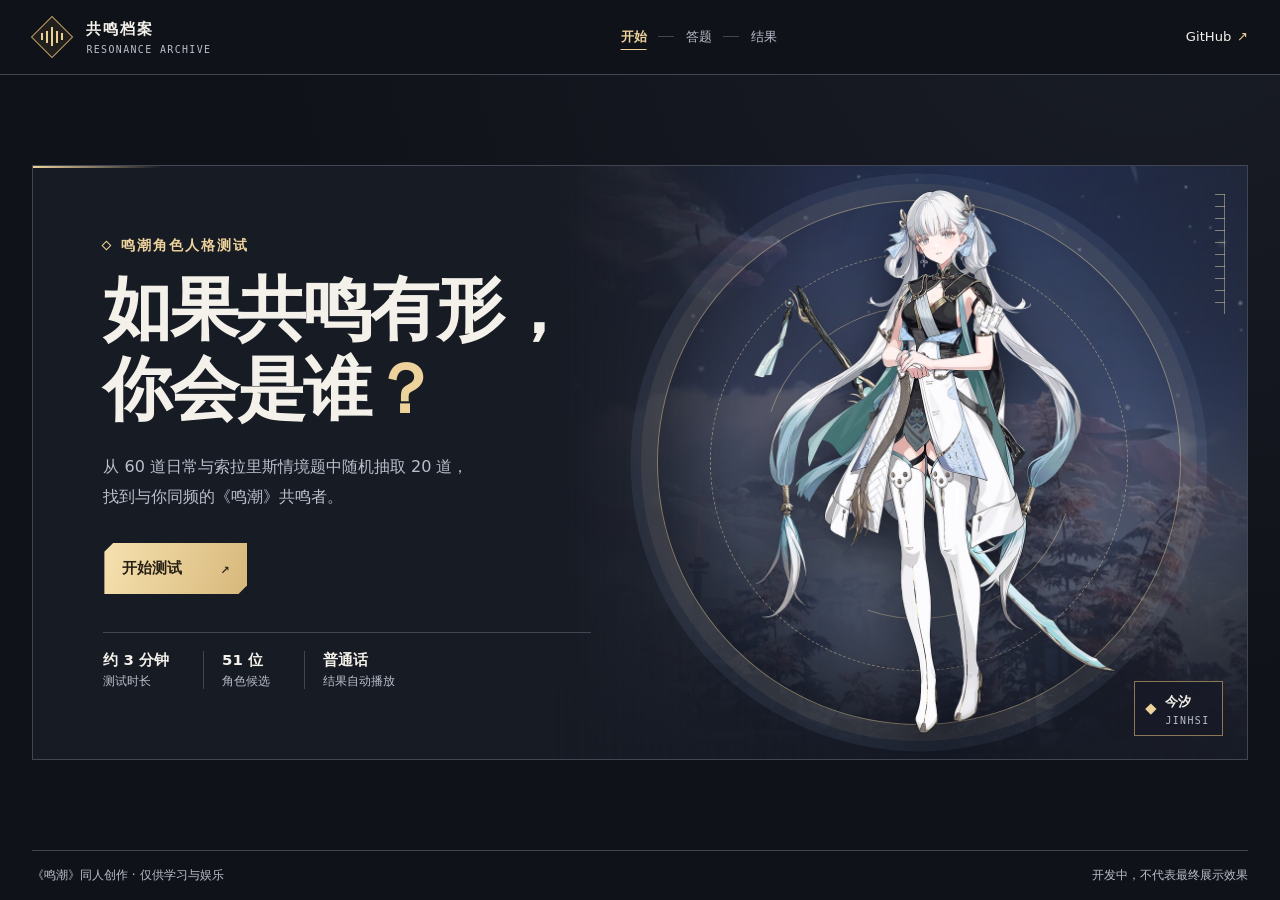
<file: index.html>
<!doctype html>
<html lang="zh-CN">
<head>
  <meta charset="utf-8">
  <meta name="viewport" content="width=device-width, initial-scale=1">
  <meta name="theme-color" content="#101219">
  <meta name="description" content="从 60 道日常与《鸣潮》情境题中随机抽取 20 题，找到与你同频的共鸣者。">
  <title>共鸣档案 · 鸣潮角色人格测试</title>
  <link rel="stylesheet" href="./styles.css">
  <script type="module" src="./app.js"></script>
</head>
<body>
  <a class="skip-link" href="#main">跳到主要内容</a>
  <header class="site-header">
    <div class="site-header-inner">
      <a class="brand" href="./">
        <span class="signal-mark" aria-hidden="true"><i></i><i></i><i></i><i></i><i></i></span>
        <span><strong>共鸣档案</strong><small lang="en">RESONANCE ARCHIVE</small></span>
      </a>
      <ol class="stages" aria-label="测试阶段">
        <li data-stage="home" aria-current="step">开始</li>
        <li data-stage="quiz">答题</li>
        <li data-stage="result">结果</li>
      </ol>
      <a class="source-link" href="https://github.com/usushio-n/mingchao.github.io">GitHub <span aria-hidden="true">↗</span></a>
    </div>
  </header>

  <main id="main" class="main" tabindex="-1">
    <noscript><p class="notice">启用 JavaScript 后即可开始测试。</p></noscript>
    <section class="hero" id="home" aria-labelledby="home-title">
      <div class="hero-copy">
        <p class="eyebrow">鸣潮角色人格测试</p>
        <h1 id="home-title" tabindex="-1">如果共鸣有形，<br>你会是谁<span class="accent">？</span></h1>
        <p class="intro">从 60 道日常与索拉里斯情境题中随机抽取 20 道，<br class="wide-only">找到与你同频的《鸣潮》共鸣者。</p>
        <button class="button button-primary start-button" id="start" type="button">开始测试 <span aria-hidden="true">↗</span></button>
        <ul class="hero-meta">
          <li><strong>约 3 分钟</strong><span>测试时长</span></li>
          <li><strong><span id="character-count">51</span> 位</strong><span>角色候选</span></li>
          <li><strong>普通话</strong><span>结果自动播放</span></li>
        </ul>
      </div>
      <figure class="hero-figure">
        <div class="frequency-ring" aria-hidden="true"></div>
        <div class="art-scale" aria-hidden="true"></div>
        <img src="./assets/portraits/1304.webp" width="798" height="1100" alt="" fetchpriority="high">
        <figcaption><span class="caption-mark" aria-hidden="true"></span><span><strong>今汐</strong><small lang="en">JINHSI</small></span></figcaption>
      </figure>
    </section>

    <section class="quiz" id="quiz" aria-labelledby="question-title" hidden>
      <div class="section-intro">
        <h2>共鸣测试</h2>
        <p>按平时的情况作答。遇到游戏情境，想象你在场会怎么做。</p>
      </div>
      <form class="quiz-card" id="quiz-form">
        <div class="quiz-progress">
          <p>第 <strong id="question-number"></strong> / <span id="question-total"></span> 题</p>
          <p id="answer-count"></p>
        </div>
        <progress id="progress" aria-label="已回答题目"></progress>
        <p class="question-setting" id="question-setting" hidden></p>
        <h3 id="question-title" tabindex="-1"></h3>
        <fieldset aria-labelledby="question-title">
          <label class="option" for="answer-1"><input id="answer-1" type="radio" name="answer" value="1" required><span>非常不符合</span></label>
          <label class="option" for="answer-2"><input id="answer-2" type="radio" name="answer" value="2"><span>比较不符合</span></label>
          <label class="option" for="answer-3"><input id="answer-3" type="radio" name="answer" value="3"><span>说不准</span></label>
          <label class="option" for="answer-4"><input id="answer-4" type="radio" name="answer" value="4"><span>比较符合</span></label>
          <label class="option" for="answer-5"><input id="answer-5" type="radio" name="answer" value="5"><span>非常符合</span></label>
        </fieldset>
        <div class="quiz-actions">
          <button class="button button-quiet" id="previous" type="button"><span aria-hidden="true">←</span> 上一题</button>
          <button class="button button-primary" id="next" type="submit"><span id="next-label">下一题</span> <span aria-hidden="true">→</span></button>
        </div>
      </form>
    </section>

    <section class="result" id="result" aria-labelledby="result-title" hidden>
      <article class="result-card">
        <div class="result-copy">
          <p class="eyebrow">你的共鸣角色</p>
          <h2 id="result-title" tabindex="-1"></h2>
          <p class="result-type" id="result-type"></p>
          <p class="result-description" id="match-reason"></p>
          <div class="voice-panel" id="voice-panel">
            <p class="voice-title" id="voice-title">角色语音</p>
            <p class="voice-transcript" id="voice-transcript"></p>
            <div class="voice-controls" role="group" aria-labelledby="voice-title">
              <div class="voice-player">
                <button class="voice-toggle" id="voice-toggle" type="button" aria-label="播放语音" disabled>
                  <span aria-hidden="true" class="voice-symbol"></span>
                </button>
                <div class="voice-track">
                  <input class="voice-progress" id="voice-progress" type="range" min="0" max="1" step="any" value="0" aria-label="语音播放进度" disabled>
                  <p class="voice-time" aria-hidden="true"><span id="voice-elapsed">0:00.0</span><span id="voice-duration">—</span></p>
                </div>
              </div>
              <button class="button button-secondary voice-replay" id="replay" type="button" disabled><span aria-hidden="true">↻</span> 重播</button>
            </div>
            <p class="status" id="voice-status" role="status"></p>
            <audio id="character-voice" preload="metadata"></audio>
          </div>
        </div>
        <figure class="result-figure">
          <div class="frequency-ring" aria-hidden="true"></div>
          <img id="portrait" alt="" hidden>
          <figcaption id="portrait-error" hidden>立绘暂时无法加载。</figcaption>
        </figure>
      </article>

      <div class="result-details">
        <section class="spectrum" aria-labelledby="spectrum-title">
          <h3 id="spectrum-title">你的性格频谱</h3>
          <p>由内向外为 0–100 分。数值表示性格倾向。</p>
          <div class="radar">
            <canvas class="radar-plot" id="radar-plot" width="360" height="360" aria-hidden="true"></canvas>
            <dl class="radar-labels" id="traits"></dl>
          </div>
        </section>
        <div class="result-actions">
          <button class="button button-secondary" id="share" type="button">分享结果 <span aria-hidden="true">↗</span></button>
          <button class="button button-quiet" id="retry" type="button">重新测试 <span aria-hidden="true">↻</span></button>
        </div>
        <label class="share-fallback" id="share-fallback" hidden>手动复制分享内容
          <textarea id="share-text" readonly rows="3"></textarea>
        </label>
        <p class="status" id="share-status" role="status"></p>
      </div>
    </section>
  </main>

  <footer class="site-footer">
    <span>《鸣潮》同人创作 · 仅供学习与娱乐</span>
    <small>开发中，不代表最终展示效果</small>
  </footer>
</body>
</html>
</file>
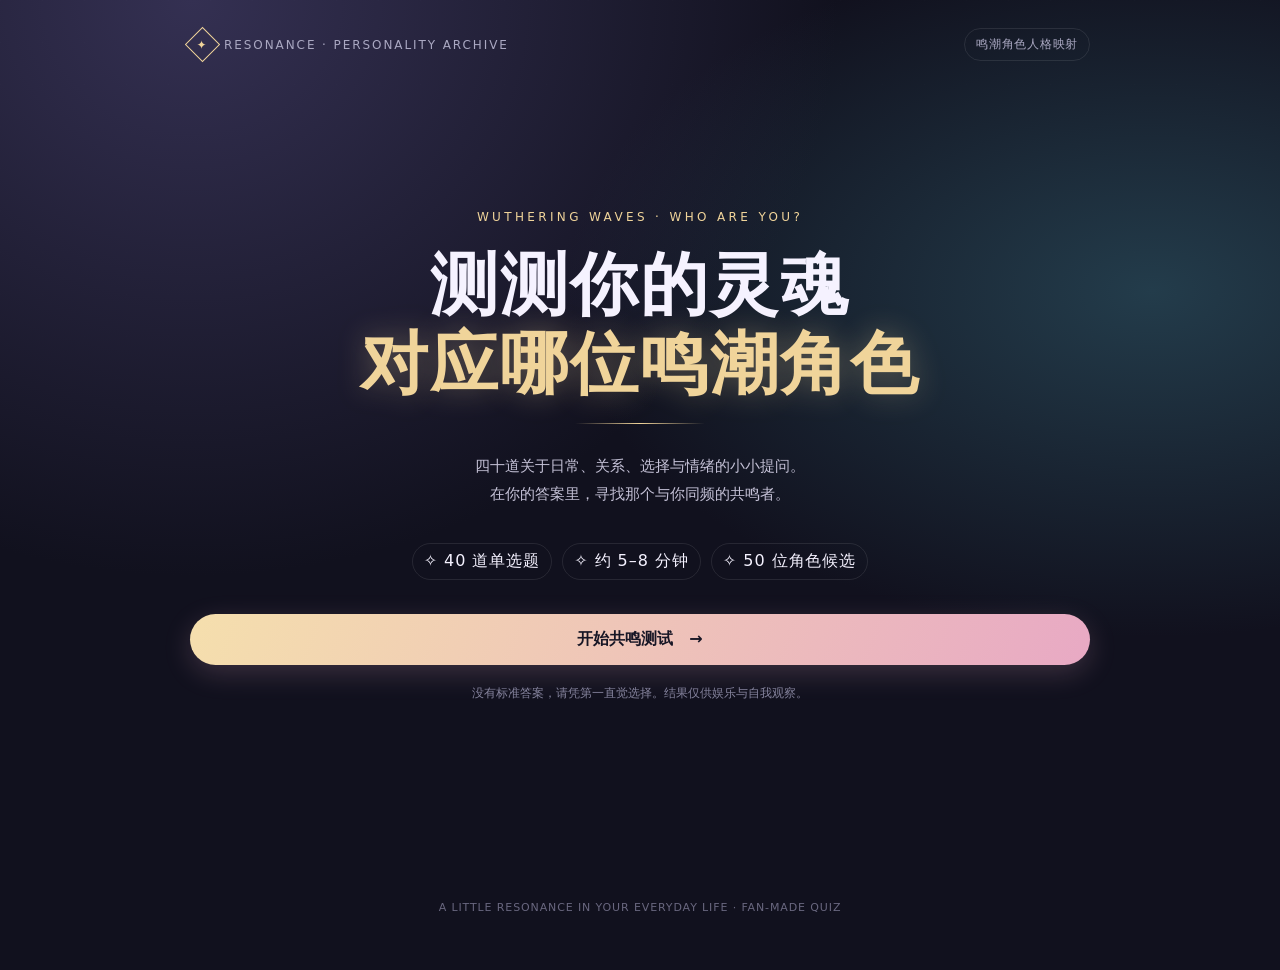
<file: 鸣潮角色人格测试.html>
<!DOCTYPE html>
<html lang="zh-CN">
<head>
<meta charset="UTF-8">
<meta name="viewport" content="width=device-width, initial-scale=1.0">
<meta name="theme-color" content="#17162a">
<title>测测你的灵魂对应哪位鸣潮角色</title>
<style>
:root{--bg:#11111e;--panel:#1b1b2e;--panel2:#24243a;--ink:#f5f2ff;--muted:#aaa8c2;--gold:#f0d49a;--pink:#ef9fbd;--cyan:#9dd9e6;--line:#ffffff18;--shadow:0 24px 80px #0007}
*{box-sizing:border-box}html{scroll-behavior:smooth}body{margin:0;min-height:100vh;color:var(--ink);font-family:Inter,"PingFang SC","Microsoft YaHei",system-ui,sans-serif;background:radial-gradient(ellipse at 15% 0%,#343052 0,transparent 42%),radial-gradient(ellipse at 90% 30%,#233c4b 0,transparent 36%),var(--bg);overflow-x:hidden}
body:before{content:"";position:fixed;inset:0;pointer-events:none;opacity:.22;background-image:linear-gradient(#ffffff08 1px,transparent 1px),linear-gradient(90deg,#ffffff08 1px,transparent 1px);background-size:42px 42px;mask-image:linear-gradient(to bottom,black,transparent 85%)}
button{font:inherit;cursor:pointer}button:focus-visible{outline:3px solid var(--cyan);outline-offset:3px}.shell{width:min(900px,calc(100% - 32px));margin:0 auto;padding:28px 0 56px;position:relative}.topbar{display:flex;justify-content:space-between;align-items:center;color:var(--muted);font-size:12px;letter-spacing:.16em;text-transform:uppercase}.brand{display:flex;gap:9px;align-items:center}.brand-mark{width:25px;height:25px;border:1px solid var(--gold);transform:rotate(45deg);display:grid;place-items:center;color:var(--gold);font-size:12px}.brand-mark span{transform:rotate(-45deg)}.pill{border:1px solid var(--line);padding:7px 11px;border-radius:99px;letter-spacing:.06em}
.view{display:none;animation:rise .55s cubic-bezier(.2,.8,.2,1) both}.view.active{display:block}@keyframes rise{from{opacity:0;transform:translateY(16px)}to{opacity:1;transform:translateY(0)}}
.hero{min-height:calc(100vh - 110px);display:grid;align-content:center;text-align:center;padding:50px 0}.eyebrow{color:var(--gold);font-size:12px;letter-spacing:.28em;margin-bottom:22px}.hero h1{font-size:clamp(34px,7vw,68px);line-height:1.15;letter-spacing:.03em;margin:0 auto 20px;max-width:780px}.hero h1 em{font-style:normal;color:var(--gold);text-shadow:0 0 30px #f0d49a55}.subtitle{color:#c4c1d6;line-height:1.9;max-width:590px;margin:0 auto 34px;font-size:15px}.ornament{width:130px;height:1px;background:linear-gradient(90deg,transparent,var(--gold),transparent);margin:0 auto 28px}.hero-meta{display:flex;justify-content:center;gap:10px;flex-wrap:wrap;margin-bottom:34px}.primary{border:0;border-radius:999px;padding:15px 32px;color:#171625;background:linear-gradient(110deg,#f5dfad,#e8a9c4);font-weight:750;box-shadow:0 8px 28px #e8a9c433;transition:.2s}.primary:hover{transform:translateY(-2px);box-shadow:0 12px 34px #e8a9c455}.ghost{border:1px solid #ffffff35;background:#ffffff08;color:var(--ink);border-radius:999px;padding:12px 20px}.note{color:#85839d;font-size:12px;margin-top:20px}
.quiz-wrap{max-width:720px;margin:55px auto 0}.quiz-head{display:flex;justify-content:space-between;align-items:center;margin-bottom:14px;color:var(--muted);font-size:13px}.progress{height:5px;border-radius:9px;background:#ffffff18;overflow:hidden}.progress>span{display:block;height:100%;width:0;background:linear-gradient(90deg,var(--cyan),var(--gold),var(--pink));transition:width .35s ease}.question-card{margin-top:28px;padding:clamp(22px,5vw,42px);border:1px solid var(--line);border-radius:24px;background:linear-gradient(145deg,#24243bdc,#171727ed);box-shadow:var(--shadow)}.q-kicker{color:var(--gold);font-size:11px;letter-spacing:.2em}.question-card h2{font-size:clamp(22px,4vw,30px);line-height:1.5;margin:14px 0 27px}.options{display:grid;gap:12px}.option{width:100%;text-align:left;color:var(--ink);background:#ffffff08;border:1px solid #ffffff1b;border-radius:15px;padding:17px 18px;display:flex;gap:14px;align-items:center;line-height:1.55;transition:.18s}.option:hover{background:#ffffff12;border-color:#f0d49a88;transform:translateX(3px)}.option.selected{background:#f0d49a16;border-color:var(--gold)}.opt-letter{flex:none;width:27px;height:27px;border-radius:50%;display:grid;place-items:center;border:1px solid #ffffff35;color:var(--gold);font-size:12px}.quiz-actions{display:flex;justify-content:space-between;align-items:center;margin-top:24px}.text-btn{border:0;background:none;color:var(--muted);padding:10px}.text-btn:disabled{opacity:.25;cursor:default}.hint{font-size:12px;color:#8e8ba6}
.result-wrap{max-width:780px;margin:44px auto 0}.result-top{text-align:center}.result-top .eyebrow{margin-bottom:12px}.result-top h2{font-size:clamp(27px,5vw,42px);margin:0 0 10px}.result-top p{color:var(--muted);font-size:13px}.result-card{margin-top:26px;border:1px solid #f0d49a55;border-radius:26px;overflow:hidden;background:linear-gradient(145deg,#292842,#171727 72%);box-shadow:var(--shadow);position:relative}.result-card:before{content:"";position:absolute;inset:0;pointer-events:none;background:radial-gradient(circle at 90% 8%,#e8c58b25,transparent 35%)}.result-banner{padding:30px 30px 24px;position:relative;border-bottom:1px solid var(--line)}.result-index{font-size:11px;letter-spacing:.22em;color:var(--gold)}.character-name{font-size:clamp(38px,8vw,62px);font-weight:800;letter-spacing:.04em;margin:9px 0 4px}.character-sub{color:#c4c0d7;font-size:14px}.quote{font-size:clamp(17px,3vw,22px);line-height:1.6;color:var(--gold);margin:22px 0 0;max-width:620px}.result-body{padding:26px 30px 30px;position:relative}.section-label{color:var(--gold);font-size:11px;letter-spacing:.2em;margin:0 0 11px}.traits{display:flex;flex-wrap:wrap;gap:8px;margin-bottom:25px}.trait{padding:7px 11px;border-radius:99px;background:#ffffff0c;border:1px solid #ffffff1c;color:#e5e1f1;font-size:12px}.copy-block{color:#d1cee0;line-height:1.85;font-size:14px;margin:0 0 23px}.two-col{display:grid;grid-template-columns:1fr 1fr;gap:14px}.mini-panel{background:#ffffff08;border:1px solid var(--line);border-radius:16px;padding:17px}.mini-panel p{font-size:13px;color:#c9c6d8;line-height:1.75;margin:0}.mini-panel .section-label{margin-bottom:8px}.scoreline{margin-top:24px;display:flex;align-items:center;justify-content:space-between;color:var(--muted);font-size:12px}.scoreline strong{color:var(--gold);font-size:20px}.result-actions{display:flex;justify-content:center;gap:10px;flex-wrap:wrap;margin:24px 0}.disclaimer{text-align:center;color:#77758e;font-size:11px;line-height:1.7;margin-top:20px}.footer{text-align:center;color:#69677f;font-size:11px;margin-top:50px;letter-spacing:.08em}
@media(max-width:560px){.shell{width:min(100% - 22px,900px);padding-top:18px}.topbar{font-size:10px}.hero{min-height:calc(100svh - 80px);padding:40px 0}.subtitle{font-size:14px}.quiz-wrap,.result-wrap{margin-top:34px}.question-card{border-radius:19px}.option{padding:15px 13px}.result-banner{padding:25px 21px 20px}.result-body{padding:22px 20px 25px}.two-col{grid-template-columns:1fr}.result-actions button{flex:1;min-width:130px}.pill{padding:6px 8px}}
@media(prefers-reduced-motion:reduce){*,*:before,*:after{animation-duration:.01ms!important;transition-duration:.01ms!important;scroll-behavior:auto!important}}
</style>
</head>
<body>
<div class="shell">
  <header class="topbar"><div class="brand"><div class="brand-mark"><span>✦</span></div><span>RESONANCE · PERSONALITY ARCHIVE</span></div><span class="pill">鸣潮角色人格映射</span></header>
  <main>
    <section class="view active" id="home">
      <div class="hero">
        <div class="eyebrow">WUTHERING WAVES · WHO ARE YOU?</div>
        <h1>测测你的灵魂<br><em>对应哪位鸣潮角色</em></h1>
        <div class="ornament"></div>
        <p class="subtitle">四十道关于日常、关系、选择与情绪的小小提问。<br>在你的答案里，寻找那个与你同频的共鸣者。</p>
        <div class="hero-meta"><span class="pill">✧ 40 道单选题</span><span class="pill">✧ 约 5–8 分钟</span><span class="pill">✧ 50 位角色候选</span></div>
        <button class="primary" id="startBtn">开始共鸣测试　→</button>
        <div class="note">没有标准答案，请凭第一直觉选择。结果仅供娱乐与自我观察。</div>
      </div>
    </section>
    <section class="view" id="quiz">
      <div class="quiz-wrap">
        <div class="quiz-head"><span id="qCounter">QUESTION 01 / 40</span><span id="qPercent">2.5%</span></div>
        <div class="progress"><span id="progressFill"></span></div>
        <article class="question-card">
          <div class="q-kicker" id="qCategory">DAILY RHYTHM</div>
          <h2 id="qText"></h2>
          <div class="options" id="options"></div>
          <div class="quiz-actions"><button class="text-btn" id="prevBtn">← 上一题</button><span class="hint" id="answerHint">选择一个最接近你的选项</span><button class="primary" id="nextBtn" disabled>下一题 →</button></div>
        </article>
      </div>
    </section>
    <section class="view" id="result">
      <div class="result-wrap">
        <div class="result-top"><div class="eyebrow">RESONANCE ESTABLISHED</div><h2>你的灵魂共鸣对象</h2><p>根据你的 40 次选择，生成本次人格映射结果</p></div>
        <article class="result-card" id="resultCard">
          <div class="result-banner"><div class="result-index">RESONATOR PROFILE · <span id="resultNo">NO. 01</span></div><div class="character-name" id="characterName"></div><div class="character-sub" id="characterSub"></div><p class="quote" id="characterQuote"></p></div>
          <div class="result-body">
            <div class="section-label">PERSONALITY SIGNATURE / 性格关键词</div><div class="traits" id="traits"></div>
            <div class="section-label">WHY YOU RESONATE / 匹配理由</div><p class="copy-block" id="matchReason"></p>
            <div class="two-col"><div class="mini-panel"><div class="section-label">HIDDEN STRENGTH / 隐藏优势</div><p id="strength"></p></div><div class="mini-panel"><div class="section-label">SECRET EASTER EGG / 趣味彩蛋</div><p id="easterEgg"></p></div></div>
            <div class="scoreline"><span>本次人格相似度（娱乐向）</span><strong id="scoreValue">88%</strong></div>
          </div>
        </article>
        <div class="result-actions"><button class="primary" id="voiceBtn">♫ 播放专属语音</button><button class="ghost" id="shareBtn">分享 / 保存结果</button><button class="ghost" id="retryBtn">重新测试 ↻</button></div>
        <p class="disclaimer">本测试为粉丝向趣味创作，角色匹配由本地算法生成，不代表官方设定或心理测评结论。<br>角色语音使用浏览器内置语音合成，不含游戏原声。</p>
      </div>
    </section>
  </main>
  <footer class="footer">A LITTLE RESONANCE IN YOUR EVERYDAY LIFE · FAN-MADE QUIZ</footer>
</div>
<script>
"use strict";
const DIMENSIONS=["温柔共情","理性秩序","自由探索","行动担当","敏锐感知","浪漫表达"];
const questions=[
["日常节奏","难得拥有一个完全属于自己的休息日，你最想？",["窝在熟悉的空间里充电，顺手照顾一下身边的人","列个清单，把拖延的事情一件件清掉","说走就走，去没去过的地方转转","约上朋友做点有挑战、能留下回忆的事"]],
["日常节奏","面对一项完全陌生的任务，你通常会？",["先确认大家的感受和需求，再慢慢开始","拆解目标、查资料，建立清晰步骤","边试边学，先做起来再说","主动接过最难的部分，在实践中找到答案"]],
["日常节奏","你更喜欢哪一种天气？",["细雨天，适合安静地陪伴与思考","晴朗但不炎热，适合安排计划","风很大的天气，感觉世界正在流动","雷雨前的空气，有种蓄势待发的力量"]],
["日常节奏","出门旅行时，你更像哪种人？",["负责照顾同行者，记得大家的喜好","提前做好路线、交通和备选方案","只定大方向，剩下交给偶遇","带头探索小路，遇到问题也不慌"]],
["日常节奏","手机里最常出现的内容是？",["朋友消息、治愈内容和可爱小动物","备忘录、知识收藏和效率工具","冷门作品、奇怪话题和新鲜资讯","运动、攻略或值得挑战的目标"]],
["处事方式","团队意见不一致时，你会？",["先听每个人说完，找一个都能接受的办法","回到事实和目标，比较方案利弊","提出一个不一样的思路，打破僵局","明确立场，推动大家尽快作出决定"]],
["处事方式","发现自己犯了一个明显错误，你会？",["在意是否影响别人，先道歉并补救","复盘原因，想办法避免再次发生","承认就好，不让一次失误困住自己","马上承担后果，优先解决眼前问题"]],
["处事方式","别人把重要秘密告诉你，你会？",["认真保管，也会留意对方之后的状态","判断信息边界，不随意传播或评价","尊重对方选择，不主动追问细节","必要时会为对方出头，守住承诺"]],
["处事方式","遇到规则明显不合理的情况，你倾向于？",["先考虑会不会伤害到无辜的人","寻找规则依据，尝试提出合理修正","绕开不必要的限制，寻找新路径","站出来反对，即使会有压力"]],
["处事方式","你做决定最依赖什么？",["直觉和对人的感受","证据、逻辑与长期影响","好奇心，以及是否值得体验","责任感和当下最需要的行动"]],
["社交模式","在人多的聚会里，你通常？",["照顾落单的人，和熟悉的人聊得很深","观察氛围，适时参与有内容的对话","在不同小圈子之间自由切换","主动打开话题，让场子热起来"]],
["社交模式","朋友情绪低落来找你，你更可能？",["先陪着对方，不急着给建议","帮他梳理问题，列出可行的解决办法","带他换个环境，做点别的事情","直接问需要什么帮助，然后行动"]],
["社交模式","你最欣赏朋友身上的哪一点？",["善良、真诚，能让人安心","可靠、有原则，言行一致","有趣、独立，能带来新视角","勇敢、有担当，关键时刻靠得住"]],
["社交模式","对于不熟悉的人，你的边界感是？",["友善但慢热，需要时间建立信任","礼貌清晰，先观察再决定亲疏","开放好奇，愿意认识不同的人","直接坦率，不喜欢猜来猜去"]],
["社交模式","你更享受哪种关系？",["细水长流，彼此懂得照顾","稳定清晰，尊重彼此的空间","灵魂碰撞，能一起探索世界","并肩作战，遇事可以互相托付"]],
["情绪反应","压力很大时，你通常会？",["找个安静的地方整理情绪，或向信任的人倾诉","分析压力来源，按轻重缓急处理","暂时抽离，做点新鲜的事转换心情","先把眼前问题扛下来，之后再休息"]],
["情绪反应","被人误解时，你最可能？",["难过，但会尝试解释自己的真实想法","拿事实澄清，不愿陷入情绪拉扯","不执着于所有人都理解自己","当面说清楚，不让误会继续扩大"]],
["情绪反应","你如何面对遗憾？",["记住其中的人和情感，慢慢与它和解","总结经验，接受有些结果无法改变","把遗憾变成新的起点","承认痛苦，然后带着它继续前进"]],
["情绪反应","突然收到一条冷淡的回复，你会？",["想是不是自己哪里让对方不舒服","结合上下文判断，不轻易下结论","先忙自己的事，不反复琢磨","直接问清楚，避免猜测消耗"]],
["情绪反应","你最难接受哪种状态？",["重要的人被忽视、受委屈","混乱失控，努力没有明确方向","生活一成不变，没有新鲜感","明明能做些什么，却选择袖手旁观"]],
["兴趣偏好","如果能掌握一种能力，你会选？",["治愈与守护，让人重新获得力量","洞察规律，快速理解复杂事物","穿越未知，探索世界的边界","在危急时刻拥有改变局势的力量"]],
["兴趣偏好","哪种故事最容易打动你？",["彼此救赎、温柔陪伴的故事","精巧布局、伏笔回收的故事","奇妙世界、自由冒险的故事","背负使命、逆境成长的故事"]],
["兴趣偏好","你更喜欢哪种创作方式？",["记录生活细节，表达细腻感受","研究结构与技巧，反复打磨","即兴发挥，尝试意料之外的形式","带着明确主题完成一件作品"]],
["兴趣偏好","如果加入一个社团，你会选？",["公益、动物保护或心理互助","编程、棋类或学术研究","旅行、摄影或独立音乐","户外、竞技或志愿行动队"]],
["兴趣偏好","你最想拥有怎样的私人空间？",["温暖舒适，能让朋友放松下来","整洁有序，所有物品各归其位","摆满收藏和灵感，随时可以折腾","简单实用，随时能出发或训练"]],
["游戏映照","在《鸣潮》的旅途中，你更愿意扮演？",["连接伙伴、理解每个人故事的同行者","研究声骸与机制，寻找最优解的人","追随线索、享受未知风景的旅人","站在前线保护同伴、承担责任的人"]],
["游戏映照","面对一片陌生的无音区，你会？",["先确认附近有没有需要帮助的人","观察地形与敌人规律，制定策略","四处探索，看看有没有隐藏收集物","检查装备，确认队友状态后推进"]],
["游戏映照","你最在意角色故事里的哪一部分？",["角色与他人的羁绊和温柔瞬间","人物选择背后的逻辑与伏笔","独特设定、审美和未知背景","信念、成长以及关键时刻的抉择"]],
["游戏映照","如果声骸能反映你的内心，它更像？",["安静陪伴、能安抚情绪的小伙伴","有规律、能精准执行指令的伙伴","外形奇特、能力出乎意料的伙伴","忠诚强大、可以并肩战斗的伙伴"]],
["游戏映照","抽到心仪角色时，你最开心的是？",["终于能把喜欢的角色带在身边","队伍构筑有了新的可能","角色设计和动作真的很有魅力","想立刻投入资源，让TA变强"]],
["自我认知","别人最常用哪个词形容你？",["温和、体贴、好相处","冷静、靠谱、有条理","特别、有想法、不按常理出牌","坚定、直接、行动力强"]],
["自我认知","你认为自己最大的课题是？",["不要总把别人的感受放在自己前面","允许计划之外的事情发生","在自由与长期坚持之间找到平衡","学会求助，不必什么都自己扛"]],
["自我认知","当你独处很久之后，你会？",["想念重要的人，找人分享近况","享受安静，重新整理思绪","感觉恢复能量，准备去探索新事物","想找点有意义的事情投入其中"]],
["自我认知","你对未来的期待更接近？",["身边的人平安，拥有值得珍惜的关系","建立稳定、有掌控感的生活","不断遇见新事物，保留选择的自由","做成一件真正重要、能留下影响的事"]],
["自我认知","你会如何描述自己的敏感？",["很容易察觉别人的情绪变化","对细节和逻辑漏洞特别敏锐","对氛围、审美和新鲜感很敏锐","对风险与责任变化保持警觉"]],
["关系与选择","如果必须暂时离开熟悉的生活，你会？",["认真告别，带着牵挂出发","安排好后续，再按计划启程","期待新的环境和可能性","做好准备，既然决定就不回头"]],
["关系与选择","你更希望别人怎样记住你？",["曾经给过他们温暖和支持","值得信赖，做事有始有终","活得鲜明，带来过有趣的东西","在重要时刻没有退缩"]],
["关系与选择","面对一个看起来很难实现的愿望，你会？",["希望有人同行，彼此鼓励","评估资源，制定阶段目标","先试试看，路会在过程中出现","认定之后就全力以赴"]],
["关系与选择","如果能给过去的自己一句话，你会说？",["你已经做得很好了，不必总责怪自己","慢一点没关系，先把基础打牢","别害怕改变，世界比想象中大","勇敢一点，你比自己以为的更坚强"]],
["最终共鸣","读完这四十题，你最希望这次结果告诉你？",["你值得被爱，也有能力温柔地爱人","你的认真与清醒并不是冷漠","你的独特值得被看见，不必迎合所有人","你可以成为自己的依靠，也能成为别人的光"]]
];
// 每个选项对应六维度：共情、理性、探索、担当、感知、浪漫
const vectors=[
[[3,0,0,0,2,1],[0,3,0,1,1,0],[0,0,3,0,1,2],[0,0,1,3,0,1]],
[[2,1,0,0,2,0],[0,3,0,1,1,0],[0,0,3,1,1,1],[0,1,0,3,0,0]],
[[2,0,0,0,2,2],[0,2,1,0,1,0],[0,0,3,0,1,1],[0,0,1,3,1,0]],
[[2,0,0,1,1,1],[0,3,0,1,0,0],[0,0,3,0,2,1],[0,0,1,3,0,0]]
];
const archetypes=[
{name:"温柔守望",tags:["共情力强","细腻体贴","情感稳定"],desc:"你习惯先看见别人，再看见自己。你并不软弱，只是愿意给世界多一点耐心；你擅长让关系变得柔软，也常常成为他人愿意靠近的港湾。",strength:"你拥有很强的情绪识别与关系修复能力。即使不擅长高调表达，也能用持续而具体的行动让人安心。",egg:"你的背包里大概永远有多出来的一份补给。别人说只是顺路，你却真的会记得对方上次提过的小事。",quote:"「温柔不是退让，而是看清之后，仍愿意伸出手。」"},
{name:"理性观测",tags:["逻辑清晰","沉着可靠","善于规划"],desc:"你倾向于先理解局面，再决定如何行动。你不容易被短暂的情绪带偏，擅长从复杂信息中找到关键线索；比起漂亮口号，你更相信扎实的结果。",strength:"你擅长拆解复杂问题、建立秩序，并在混乱中保留判断力。你能把模糊的焦虑转化为下一步行动。",egg:"你可能会在探索地图前先研究路线，也会因为一个机制终于弄懂而获得远超抽卡的快乐。",quote:"「答案不会自己出现，但每一条线索都算数。」"},
{name:"自由旅者",tags:["好奇心旺盛","适应力强","独立鲜明"],desc:"你需要空间，也需要新鲜感。你愿意接触陌生的人和事，不太喜欢被单一身份定义；遇到变化时，你往往能比自己想象得更快找到新的方向。",strength:"你对变化的适应能力和跨界联想很突出。你能从看似无关的经历里发现连接，给团队带来新的可能。",egg:"你的收藏夹里可能有一堆“以后一定要试”的东西。地图上的问号对你而言不是任务，是邀请。",quote:"「路不必一开始就清楚，出发本身就是答案。」"},
{name:"坚定行动",tags:["责任感强","执行果断","关键时刻可靠"],desc:"你看重承诺，也愿意在需要时站出来。你不一定喜欢成为焦点，但当事情真正发生，你会本能地寻找自己能承担的那一部分。",strength:"你有把意愿转化为行动的能力。危机来临时，你往往能暂时放下犹豫，先让重要的事情得到处理。",egg:"队伍里出现“谁来做”时，你可能已经默默开始了。记得偶尔也把任务交给别人，你不需要永远当最后一道防线。",quote:"「所谓勇气，是明知不轻松，仍然选择向前。」"},
{name:"敏锐共振",tags:["观察入微","直觉敏锐","审美独到"],desc:"你对环境、语气和细节有着天然的感受力。很多人忽略的微妙变化，你往往能先一步察觉；你也需要独处，让过载的信息慢慢沉淀。",strength:"你善于捕捉细节、氛围与潜在变化，在创作、沟通和判断风险时拥有独特优势。",egg:"你可能记得某个场景的光线、某句话的语气，却忘了自己刚刚要打开哪个软件。",quote:"「世界有许多声音，而你听见了未被说出的那一种。」"},
{name:"浪漫表达",tags:["情感丰沛","表达欲强","富有想象"],desc:"你很在意体验的质地，容易被故事、音乐、画面和人与人之间的瞬间打动。你希望生活不只是完成事项，也要留下值得回味的片段。",strength:"你能为平凡经验赋予意义，并通过表达感染他人。你的想象力常常是解决问题的另一条入口。",egg:"你可能会为了一个角色、一首歌或一段剧情反复回味。对你来说，喜欢不是简单的“好看”，而是一种持续的共鸣。",quote:"「让心动留下痕迹，让寻常日子也有回声。」"}
];
// 名单顺序按用户指定；每位角色被分配一个人格原型与稳定权重向量
const characterNames=["漂泊者","今汐","维里奈","菲比","赞妮","守岸人","清宵","椿","丹瑾","坎特蕾拉","洛可可","弗洛洛","千咲","锁暝","忌炎","鉴心","秧秧","秧秧·玄翎","秋水","卡提希娅","夏空","仇远","西格莉卡","吟霖","卡卡罗","相里要","渊武","奥古斯塔","卜灵","莉莉","凌阳","折枝","珂莱塔","散华","白芷","釉瑚","绯雪","洛瑟菈","穗穗","长离","安可","布兰特","炽霞","莫特斐","露帕","嘉贝莉娜","莫宁","爱弥斯","达妮娅","景燃","心"];
const archetypeIndex=[2,1,0,5,3,4,1,5,3,4,5,5,0,4,3,0,0,3,2,3,2,1,2,4,3,1,3,3,0,0,3,5,4,1,0,5,3,4,0,1,5,2,3,1,3,3,0,5,2,3,4];
// handcrafted affinity nudges keep candidates distinct while retaining the same six-axis score model
const nudge=[
[0,0,1,0,1,0],[0,1,0,1,0,0],[2,0,0,0,1,0],[0,0,1,0,0,2],[0,1,0,2,0,0],
[1,0,0,0,2,1],[0,2,0,0,1,0],[0,0,0,1,0,2],[1,0,0,2,0,0],[0,0,0,0,2,1]
];
const profiles=characterNames.map((name,i)=>{const a=archetypeIndex[i%archetypeIndex.length];const base=[[4,1,1,1,3,2],[1,4,1,2,2,1],[1,1,4,1,2,3],[1,2,1,4,1,1],[2,1,2,1,4,3],[2,1,2,1,2,4]][a];const n=nudge[i%nudge.length];return {name,a,vec:base.map((v,j)=>v+n[j]),index:i};});
const state={answers:Array(questions.length).fill(null),current:0,result:null};
const $=id=>document.getElementById(id);
function show(id){document.querySelectorAll(".view").forEach(v=>v.classList.toggle("active",v.id===id));window.scrollTo({top:0,behavior:"smooth"});}
function renderQuestion(){const i=state.current,[cat,q,opts]=questions[i];$("qCounter").textContent=`QUESTION ${String(i+1).padStart(2,"0")} / 40`;$("qPercent").textContent=`${Math.round((i+1)/40*100)}%`;$("progressFill").style.width=`${(i+1)/40*100}%`;$("qCategory").textContent=cat.toUpperCase();$("qText").textContent=q;$("options").innerHTML="";opts.forEach((o,j)=>{const b=document.createElement("button");b.className="option"+(state.answers[i]===j?" selected":"");b.innerHTML=`<span class="opt-letter">${"ABCD"[j]}</span><span></span>`;b.querySelector("span:last-child").textContent=o;b.addEventListener("click",()=>{state.answers[i]=j;renderQuestion();});$("options").appendChild(b);});$("prevBtn").disabled=i===0;$("nextBtn").disabled=state.answers[i]===null;$("nextBtn").textContent=i===39?"查看我的结果 ✦":"下一题 →";$("answerHint").textContent=state.answers[i]===null?"选择一个最接近你的选项":"已记录，可以继续";}
function vectorForAnswer(qi,oi){const pattern=vectors[qi%vectors.length];return pattern[oi];}
function calculate(){const score=[0,0,0,0,0,0];state.answers.forEach((oi,qi)=>vectorForAnswer(qi,oi).forEach((v,d)=>score[d]+=v));const ranked=profiles.map(p=>{const dot=p.vec.reduce((s,v,d)=>s+v*score[d],0);const pn=Math.sqrt(p.vec.reduce((s,v)=>s+v*v,0));const sn=Math.sqrt(score.reduce((s,v)=>s+v*v,0));return {...p,sim:dot/(pn*sn||1)};}).sort((a,b)=>b.sim-a.sim);return {score,best:ranked[0],runner:ranked[1]};}
function renderResult(){const {score,best,runner}=calculate(),arc=archetypes[best.a];state.result={best,arc,score};$("resultNo").textContent=`NO. ${String(best.index+1).padStart(2,"0")}`;$("characterName").textContent=best.name;$("characterSub").textContent=`${arc.name}型共鸣者 · ${DIMENSIONS[best.a]}`;$("characterQuote").textContent=arc.quote;$("traits").innerHTML="";arc.tags.forEach(t=>{const s=document.createElement("span");s.className="trait";s.textContent=t;$("traits").appendChild(s);});$("matchReason").textContent=`你的整体选择呈现出「${arc.tags.join("、")}」的倾向。你在日常节奏、关系处理和面对变化时的反应，与${best.name}所对应的${arc.name}人格原型较为接近。${arc.desc}这并不是说你和角色完全相同，而是你们可能在某些价值取向与行为习惯上产生共鸣。`;$("strength").textContent=arc.strength;$("easterEgg").textContent=arc.egg;const pct=Math.round(78+best.sim*18);$("scoreValue").textContent=`${Math.min(96,Math.max(78,pct))}%`;show("result");}
$("startBtn").addEventListener("click",()=>{state.current=0;show("quiz");renderQuestion();});
$("prevBtn").addEventListener("click",()=>{if(state.current>0){state.current--;renderQuestion();}});
$("nextBtn").addEventListener("click",()=>{if(state.answers[state.current]===null)return;if(state.current<39){state.current++;renderQuestion();}else renderResult();});
$("retryBtn").addEventListener("click",()=>{state.answers.fill(null);state.current=0;state.result=null;show("home");});
$("voiceBtn").addEventListener("click",()=>{if(!state.result)return;const {best,arc}=state.result;if(!("speechSynthesis" in window)){alert("当前浏览器不支持语音合成，请尝试使用新版 Chrome、Edge 或 Safari。");return;}speechSynthesis.cancel();const utter=new SpeechSynthesisUtterance(`${best.name}。${arc.quote}。${arc.desc}`);utter.lang="zh-CN";utter.rate=.92;utter.pitch=1.02;speechSynthesis.speak(utter);});
$("shareBtn").addEventListener("click",async()=>{const {best,arc}=state.result;const text=`我的鸣潮灵魂共鸣角色是「${best.name}」！\\n${arc.quote}\\n来测测你的灵魂对应哪位鸣潮角色。`;if(navigator.share){try{await navigator.share({title:"鸣潮角色人格测试",text});return;}catch(e){}}try{await navigator.clipboard.writeText(text);$("shareBtn").textContent="已复制分享文案 ✓";setTimeout(()=>$("shareBtn").textContent="分享 / 保存结果",1800);}catch(e){alert(text);}});
</script>
</body>
</html>
</file>
<file: styles.css>
:root {
  color-scheme: dark;
  --page: #101219;
  --panel: #1a1d25;
  --text: #f4f1ea;
  --muted: #bbbecb;
  --line: #424653;
  --gold: #edd29b;
  --gold-ink: #252013;
  --serif: "Noto Serif SC", "Songti SC", SimSun, "Microsoft YaHei", serif;
  --sans: system-ui, "Microsoft YaHei", "PingFang SC", sans-serif;
  --mono: "Cascadia Code", Consolas, monospace;
  font-family: var(--sans);
  color: var(--text);
  background: var(--page);
}

*, *::before, *::after { box-sizing: border-box; }
[hidden] { display: none !important; }
body {
  min-height: 100vh;
  min-height: 100dvh;
  margin: 0;
  display: flex;
  flex-direction: column;
  background: radial-gradient(ellipse at 90% 0%, #2c34434f, transparent 55%), var(--page);
}
figure, p, h1, h2, h3, dl, dd { margin: 0; }
button, textarea { font: inherit; }
a { color: inherit; }
:focus-visible { outline: 2px solid var(--gold); outline-offset: 4px; }
button:disabled { opacity: .48; cursor: default; }
.skip-link { position: fixed; top: .6rem; left: .6rem; z-index: 10; padding: .6rem; background: var(--page); }
.skip-link:not(:focus) { clip-path: inset(50%); }

.site-header { border-bottom: 1px solid var(--line); background: #101219; }
.site-header-inner, .site-footer, .main { width: min(100% - 4rem, 85rem); margin-inline: auto; }
.site-header-inner { display: flex; min-height: 4.6rem; align-items: center; justify-content: space-between; gap: 1rem; }
.brand { display: flex; align-items: center; gap: .9rem; min-height: 44px; text-decoration: none; }
.brand strong { display: block; font-size: .96rem; letter-spacing: .12em; }
.brand small, .hero-figure small { display: block; margin-top: .24rem; color: var(--muted); font: .62rem var(--mono); letter-spacing: .14em; }
.signal-mark {
  position: relative;
  display: flex;
  align-items: center;
  justify-content: center;
  gap: 3px;
  width: 2.5rem;
  aspect-ratio: 1;
  color: var(--gold);
}
.signal-mark::before {
  position: absolute;
  inset: .31rem;
  rotate: 45deg;
  border: 1px solid #b59b60;
  background: #d3aa4c16;
  content: "";
}
.signal-mark i { width: 2px; height: .44rem; background: currentColor; }
.signal-mark i:nth-child(2), .signal-mark i:nth-child(4) { height: .78rem; }
.signal-mark i:nth-child(3) { height: 1.2rem; }
.stages { display: flex; align-items: center; gap: .72rem; padding: 0; list-style: none; color: var(--muted); font-size: .82rem; }
.stages li { display: flex; align-items: center; gap: .72rem; }
.stages li + li::before { content: ""; display: block; width: 1rem; height: 1px; background: var(--line); }
.stages [aria-current] { color: var(--gold); font-weight: 700; text-decoration: underline; text-underline-offset: .48rem; }
.source-link { display: inline-flex; min-height: 44px; align-items: center; gap: .36rem; text-decoration: none; font-size: .82rem; }
.source-link:hover, .source-link span { color: var(--gold); }

.main { flex: 1; display: grid; align-items: center; padding-block: clamp(1.3rem, 4vw, 3.8rem); }
.hero, .result-card {
  position: relative;
  isolation: isolate;
  display: grid;
  grid-template-columns: minmax(0, .92fr) minmax(0, 1.08fr);
  overflow: hidden;
  border: 1px solid var(--line);
  background: #171b24;
}
.hero::before, .result-card::before {
  position: absolute;
  z-index: -1;
  inset: 0;
  content: "";
}
.hero::before {
  background:
    linear-gradient(90deg, #161a23 6%, #161a23f7 26%, #171c27b5 52%, #171e2d45 77%, #191d27a0),
    linear-gradient(0deg, #151822 1%, transparent 58%),
    #212a3a url("./assets/firmament.webp") right 54% / auto 127% no-repeat;
  mask-image: linear-gradient(90deg, transparent 43%, black 64%);
}
.result-card::before {
  background:
    repeating-linear-gradient(0deg, transparent 0 55px, #eaf1f30a 55px 56px),
    repeating-linear-gradient(90deg, transparent 0 55px, #eaf1f30a 55px 56px),
    radial-gradient(ellipse at 80% 49%, #4d5b70, transparent 64%);
}
.hero::after, .result-card::after, .quiz-card::after, .spectrum::after {
  position: absolute;
  inset: 0 auto auto 0;
  content: "";
  width: min(8rem, 38%);
  height: 2px;
  background: linear-gradient(90deg, var(--gold), transparent);
  pointer-events: none;
}
.hero-copy {
  z-index: 1;
  align-self: center;
  padding: clamp(1.5rem, 5.5vw, 5.1rem);
  padding-right: 0;
}
.eyebrow { display: flex; align-items: center; gap: .65rem; color: var(--gold); font-weight: 650; font-size: .88rem; letter-spacing: .15em; }
.eyebrow::before { flex: none; width: .43rem; aspect-ratio: 1; rotate: 45deg; content: ""; border: 1px solid currentColor; }
.hero h1 {
  margin: .95rem 0 1.35rem;
  font-family: var(--serif);
  font-size: clamp(2.5rem, 5.4vw, 5.6rem);
  line-height: 1.16;
  letter-spacing: -.035em;
  text-wrap: balance;
}
.accent { color: var(--gold); }
.intro { color: var(--muted); font-size: 1rem; line-height: 1.9; }
.button {
  display: inline-flex;
  min-height: 3rem;
  align-items: center;
  justify-content: center;
  gap: .75rem;
  padding: .65rem 1.1rem;
  border: 1px solid transparent;
  color: var(--text);
  background: transparent;
  font-weight: 700;
  font-size: .91rem;
  cursor: pointer;
  transition: background-color 150ms, border-color 150ms;
}
.button [aria-hidden="true"] { font: 1.05em var(--mono); }
.button-primary { position: relative; isolation: isolate; color: var(--gold-ink); }
.button-primary::before {
  position: absolute;
  z-index: -1;
  inset: 0;
  content: "";
  clip-path: polygon(9px 0, 100% 0, 100% calc(100% - 9px), calc(100% - 9px) 100%, 0 100%, 0 9px);
  background: linear-gradient(110deg, #f6e1af, #d7b87b);
}
.button-primary:hover:not(:disabled)::before { background: #ffeab9; }
.button-secondary { background: #191d26; border-color: var(--line); }
.button-secondary:hover:not(:disabled), .button-quiet:hover:not(:disabled) { background: #2c3342; border-color: #6c7383; }
.button-quiet { color: var(--muted); }
.start-button { margin-top: 1.8rem; justify-content: space-between; gap: 2.4rem; min-height: 3.35rem; }
.hero-meta { display: flex; flex-wrap: wrap; gap: 1.2rem; margin: 2.3rem 0 0; padding: 1.15rem 0 0; border-top: 1px solid var(--line); list-style: none; }
.hero-meta li { display: grid; gap: .2rem; padding-right: .9rem; }
.hero-meta li + li { padding-left: 1.15rem; border-left: 1px solid var(--line); }
.hero-meta strong { font-size: .93rem; font-weight: 650; }
.hero-meta li > span { color: var(--muted); font-size: .73rem; }

.hero-figure, .result-figure {
  display: grid;
  place-items: center;
  position: relative;
  isolation: isolate;
  min-height: 35.5rem;
  overflow: hidden;
}
.hero-figure img, .result-figure img {
  grid-area: 1 / 1;
  z-index: 1;
  width: 100%;
  max-width: 38rem;
  height: 100%;
  max-height: 36rem;
  padding: 1rem 0;
  object-fit: contain;
  filter: drop-shadow(0 1.2rem 1.5rem #080c15c9);
}
.frequency-ring {
  position: absolute;
  width: min(80%, 33rem);
  aspect-ratio: 1;
  border: 1px solid #f1d8a477;
  border-radius: 50%;
  background: radial-gradient(circle at 54% 45%, #f4e2bd22, #9ab2d71c 52%, transparent 73%);
  box-shadow: 0 0 0 1rem #e6ce9912, 0 0 0 1.65rem #b9ccf312;
}
.frequency-ring::before, .frequency-ring::after {
  position: absolute;
  inset: 10%;
  content: "";
  border: 1px dashed #e6d2a07a;
  border-radius: 50%;
}
.frequency-ring::after { inset: 20%; border-style: solid; border-inline-color: transparent; rotate: -26deg; }
.art-scale {
  position: absolute;
  inset: 1.75rem 1.35rem auto auto;
  width: .65rem;
  height: 7.5rem;
  border-right: 1px solid #eadab671;
  background: repeating-linear-gradient(0deg, transparent 0 11px, #eadab67b 11px 12px);
}
.hero-figure figcaption {
  position: absolute;
  z-index: 2;
  right: 1.5rem;
  bottom: 1.45rem;
  display: flex;
  align-items: center;
  gap: .65rem;
  padding: .55rem .78rem;
  background: #171b26eb;
  border: 1px solid #8b7855;
}
.hero-figure figcaption strong { font-size: .82rem; }
.caption-mark { width: .48rem; aspect-ratio: 1; rotate: 45deg; background: var(--gold); }

.quiz { width: min(100%, 49rem); margin-inline: auto; }
.section-intro { margin-bottom: 1.1rem; }
.section-intro h2 { font: 750 1.65rem var(--serif); }
.section-intro p, .spectrum > p { margin-top: .32rem; color: var(--muted); font-size: .89rem; line-height: 1.6; }
.quiz-card, .spectrum {
  position: relative;
  border: 1px solid var(--line);
  background: linear-gradient(138deg, #242936, var(--panel) 68%);
  padding: clamp(1rem, 4vw, 2.15rem);
}
.question-setting { margin-top: 1rem; color: var(--gold); font-size: .8rem; letter-spacing: .09em; }
.question-setting:not([hidden]) + h3 { margin-top: .3rem; }
.quiz-progress { display: flex; align-items: center; justify-content: space-between; gap: .75rem; font-size: .8rem; color: var(--muted); }
.quiz-progress p:first-child { font-variant-numeric: tabular-nums; }
.quiz-progress strong { color: var(--gold); font-size: 1.05rem; }
progress {
  display: block;
  width: 100%;
  height: .28rem;
  margin-top: .7rem;
  border: 0;
  color: var(--gold);
  background: var(--line);
  accent-color: var(--gold);
}
progress::-webkit-progress-bar { background: var(--line); }
progress::-webkit-progress-value { background: var(--gold); }
progress::-moz-progress-bar { background: var(--gold); }
.quiz-card h3 {
  margin-block: 1.4rem 1.2rem;
  font-family: var(--serif);
  font-size: clamp(1.4rem, 3.8vw, 2rem);
  line-height: 1.5;
  overflow-wrap: anywhere;
}
.quiz-card fieldset { display: grid; gap: .48rem; width: 100%; margin: 0; min-inline-size: 0; padding: 0; border: 0; }
.option { display: flex; align-items: center; gap: .7rem; min-height: 2.95rem; padding: .55rem .9rem; border: 1px solid var(--line); background: #11162060; cursor: pointer; }
.option:hover, .option:focus-within { border-color: #8d97ae; background: #2c3444; }
.option input { flex: none; width: 1.05rem; height: 1.05rem; margin: 0; accent-color: var(--gold); }
.option input:checked + span { color: var(--gold); font-weight: 700; }
@supports selector(label:has(input:checked)) {
  .option:has(input:checked) { border-color: #ad965f; background: linear-gradient(90deg, #9c794334, #171b26); box-shadow: inset 2px 0 var(--gold); }
}
@supports not (accent-color: auto) {
  .option input { position: absolute; width: 1px; height: 1px; margin: -1px; overflow: hidden; clip-path: inset(50%); }
  .option span { display: flex; align-items: center; gap: .7rem; }
  .option span::before { content: ""; width: 1.05rem; height: 1.05rem; border: 1px solid var(--muted); border-radius: 50%; }
  .option input:checked + span::before { border-color: var(--gold); background: radial-gradient(circle, var(--gold) 40%, transparent 45%); }
  .option input:focus-visible + span::before { outline: 2px solid var(--gold); outline-offset: 3px; }
}
.quiz-actions { display: flex; justify-content: space-between; gap: .6rem; margin-top: 1.15rem; }

.result { display: grid; grid-template-columns: minmax(0, 1.65fr) minmax(0, 1fr); gap: 1rem; }
.result-card { grid-template-columns: minmax(0, 1.32fr) minmax(0, 1fr); }
.result-copy { z-index: 1; align-self: center; padding: clamp(1rem, 3.3vw, 3rem); padding-right: 0; }
.result-card h2 {
  margin-block: .7rem .32rem;
  font: 750 clamp(2.3rem, 5.5vw, 5.25rem)/1.1 var(--serif);
  overflow-wrap: anywhere;
}
.result-type { color: var(--gold); font-weight: 650; font-size: 1rem; }
.result-description { margin-block: 1rem; color: var(--muted); line-height: 1.8; }
.voice-panel { border-top: 1px solid var(--line); padding-top: 1rem; }
.voice-title { color: var(--gold); font-size: .79rem; font-weight: 650; letter-spacing: .06em; }
.voice-transcript { margin-top: .4rem; font-size: .91rem; line-height: 1.7; }
.voice-transcript:empty { margin: 0; }
.voice-controls { display: grid; grid-template-columns: minmax(0, 1fr) auto; gap: .5rem; margin-top: .85rem; }
.voice-player { display: grid; grid-template-columns: auto minmax(0, 1fr); border: 1px solid #545a6c; background: #141822; }
.voice-toggle {
  display: grid;
  place-items: center;
  width: 2.75rem;
  min-height: 3.15rem;
  padding: 0;
  border: 0;
  border-right: 1px solid var(--line);
  background: #292734;
  color: var(--gold);
  cursor: pointer;
}
.voice-toggle:hover:not(:disabled) { background: #3a3440; }
.voice-toggle:focus-visible { outline-offset: -4px; }
.voice-symbol { width: .76rem; height: .87rem; clip-path: polygon(0 0, 100% 50%, 0 100%); background: currentColor; }
.voice-toggle[data-playing="true"] .voice-symbol {
  clip-path: none;
  border-inline: .23rem solid currentColor;
  background: transparent;
}
.voice-track { min-width: 0; padding: .1rem .6rem .35rem; }
.voice-progress {
  --track-size: .25rem;
  --thumb-size: .72rem;
  --track-color: #68728b;
  --seek-progress: 0%;
  display: block;
  appearance: none;
  width: 100%;
  height: 1.75rem;
  margin: 0;
  padding: 0;
  border: 0;
  background: transparent;
  cursor: pointer;
}
.voice-progress:disabled { cursor: default; opacity: .5; }
.voice-progress:focus-visible { outline-offset: 0; }
.voice-progress::-webkit-slider-runnable-track {
  height: var(--track-size);
  background: linear-gradient(90deg, var(--gold) var(--seek-progress), var(--track-color) var(--seek-progress));
}
.voice-progress::-webkit-slider-thumb {
  appearance: none;
  width: var(--thumb-size);
  height: var(--thumb-size);
  margin-top: calc((var(--track-size) - var(--thumb-size)) / 2);
  border-radius: 50%;
  background: var(--gold);
}
.voice-progress::-moz-range-track { height: var(--track-size); background: var(--track-color); }
.voice-progress::-moz-range-progress { height: var(--track-size); background: var(--gold); }
.voice-progress::-moz-range-thumb {
  width: var(--thumb-size);
  height: var(--thumb-size);
  border: 0;
  border-radius: 50%;
  background: var(--gold);
}
.voice-time { display: flex; justify-content: space-between; gap: .25rem; color: var(--muted); font: .68rem var(--mono); }
.voice-replay { gap: .25rem; padding-inline: .65rem; }
.status { margin-top: .6rem; font-size: .82rem; line-height: 1.6; color: var(--muted); }
.status:empty { margin: 0; }
.result-figure { min-height: 29rem; }
.result-figure img { height: 29rem; padding: .9rem .6rem; }
.result-figure figcaption { z-index: 1; color: var(--muted); }
.spectrum { padding: clamp(.95rem, 2.4vw, 1.8rem); }
.spectrum h3 { font: 750 1.45rem var(--serif); }
.radar { position: relative; width: min(100%, 28rem); aspect-ratio: 1.19; margin: 1.15rem auto 0; }
.radar-plot {
  --radar-grid: #818ba7;
  --radar-line: #f5dca6;
  --radar-fill: #c89b4e55;
  position: absolute;
  top: 53%;
  left: 50%;
  translate: -50% -50%;
  width: 65%;
  height: auto;
}
.radar-labels { position: absolute; inset: 0; font-variant-numeric: tabular-nums; }
.radar-labels div { position: absolute; display: grid; gap: .12rem; text-align: center; line-height: 1.15; }
.radar-labels div:nth-child(1) { top: 0; left: 50%; translate: -50% 0; }
.radar-labels div:nth-child(2) { top: 32%; right: 0; }
.radar-labels div:nth-child(3) { bottom: 3%; right: 12%; }
.radar-labels div:nth-child(4) { bottom: 3%; left: 8%; }
.radar-labels div:nth-child(5) { top: 32%; left: 0; }
.radar-labels dt { color: var(--muted); font-size: .79rem; }
.radar-labels dd { color: var(--gold); font: 700 clamp(.94rem, 3vw, 1.25rem) var(--mono); }
.result-actions { display: flex; flex-wrap: wrap; gap: .6rem; margin-top: 1rem; }
.share-fallback { display: grid; gap: .4rem; max-width: 34rem; margin-top: 1rem; font-size: .88rem; }
.share-fallback textarea { width: 100%; padding: .5rem; resize: vertical; }
.notice { color: var(--gold); padding-bottom: 1rem; }

.site-footer {
  display: flex;
  justify-content: space-between;
  flex-wrap: wrap;
  gap: .5rem 1rem;
  padding-block: 1rem;
  border-top: 1px solid var(--line);
  color: var(--muted);
  font-size: .76rem;
}
.site-footer small { font-size: inherit; }

@media (max-width: 70rem) {
  .result { grid-template-columns: minmax(0, 1fr); }
  .result-card { grid-template-columns: repeat(2, minmax(0, 1fr)); }
}

@media (max-width: 58rem) {
  .hero-copy { padding-left: 1.5rem; }
  .hero-figure { min-height: 30rem; }
  .hero-figure img { max-height: 30rem; }
  .hero-meta { gap: .75rem; }
  .hero-meta li { padding-right: 0; }
  .hero-meta li + li { padding-left: .75rem; }
}

@media (max-width: 44rem) {
  .main, .site-header-inner, .site-footer { width: calc(100% - 1.5rem); }
  .site-header-inner { min-height: 3.85rem; }
  .stages { display: none; }
  .hero, .result-card { grid-template-columns: minmax(0, 1fr); }
  .hero::before {
    background:
      linear-gradient(180deg, #1a1e29 13%, #1a1e29fa 38%, #1a1e2970 72%, #19203245),
      #1a1e29 url("./assets/firmament.webp") center bottom / 100% auto no-repeat;
    mask-image: none;
  }
  .result-card::before { background: radial-gradient(ellipse at 45% 90%, #445268, transparent 64%); }
  .hero-copy { padding: clamp(1.15rem, 6vw, 2.2rem); padding-bottom: 0; }
  .hero h1 { font-size: clamp(2.25rem, 8vw, 3.5rem); margin-block: .7rem .8rem; }
  .intro { font-size: .9rem; }
  .wide-only { display: none; }
  .start-button { margin-top: 1rem; }
  .hero-meta { margin-top: 1.2rem; }
  .hero-figure { min-height: 0; height: clamp(16rem, 72vw, 28rem); }
  .hero-figure img { padding: .35rem 0 0; }
  .frequency-ring { width: min(72%, 23rem); }
  .art-scale { display: none; }
  .hero-figure figcaption { right: .65rem; bottom: .65rem; }
  .result-copy { padding: 1.15rem 1.15rem .8rem; }
  .result-figure { min-height: 0; height: clamp(17rem, 84vw, 25rem); }
  .result-figure img { position: absolute; inset: 0; height: 100%; padding: .35rem; }
}

@media (forced-colors: active) {
  .button-primary { border-color: ButtonText; }
  .voice-progress { appearance: auto; }
  .radar-plot { --radar-grid: GrayText; --radar-line: CanvasText; --radar-fill: transparent; }
}

@media (prefers-reduced-motion: reduce) {
  *, *::before, *::after { transition: none !important; }
}
</file>
